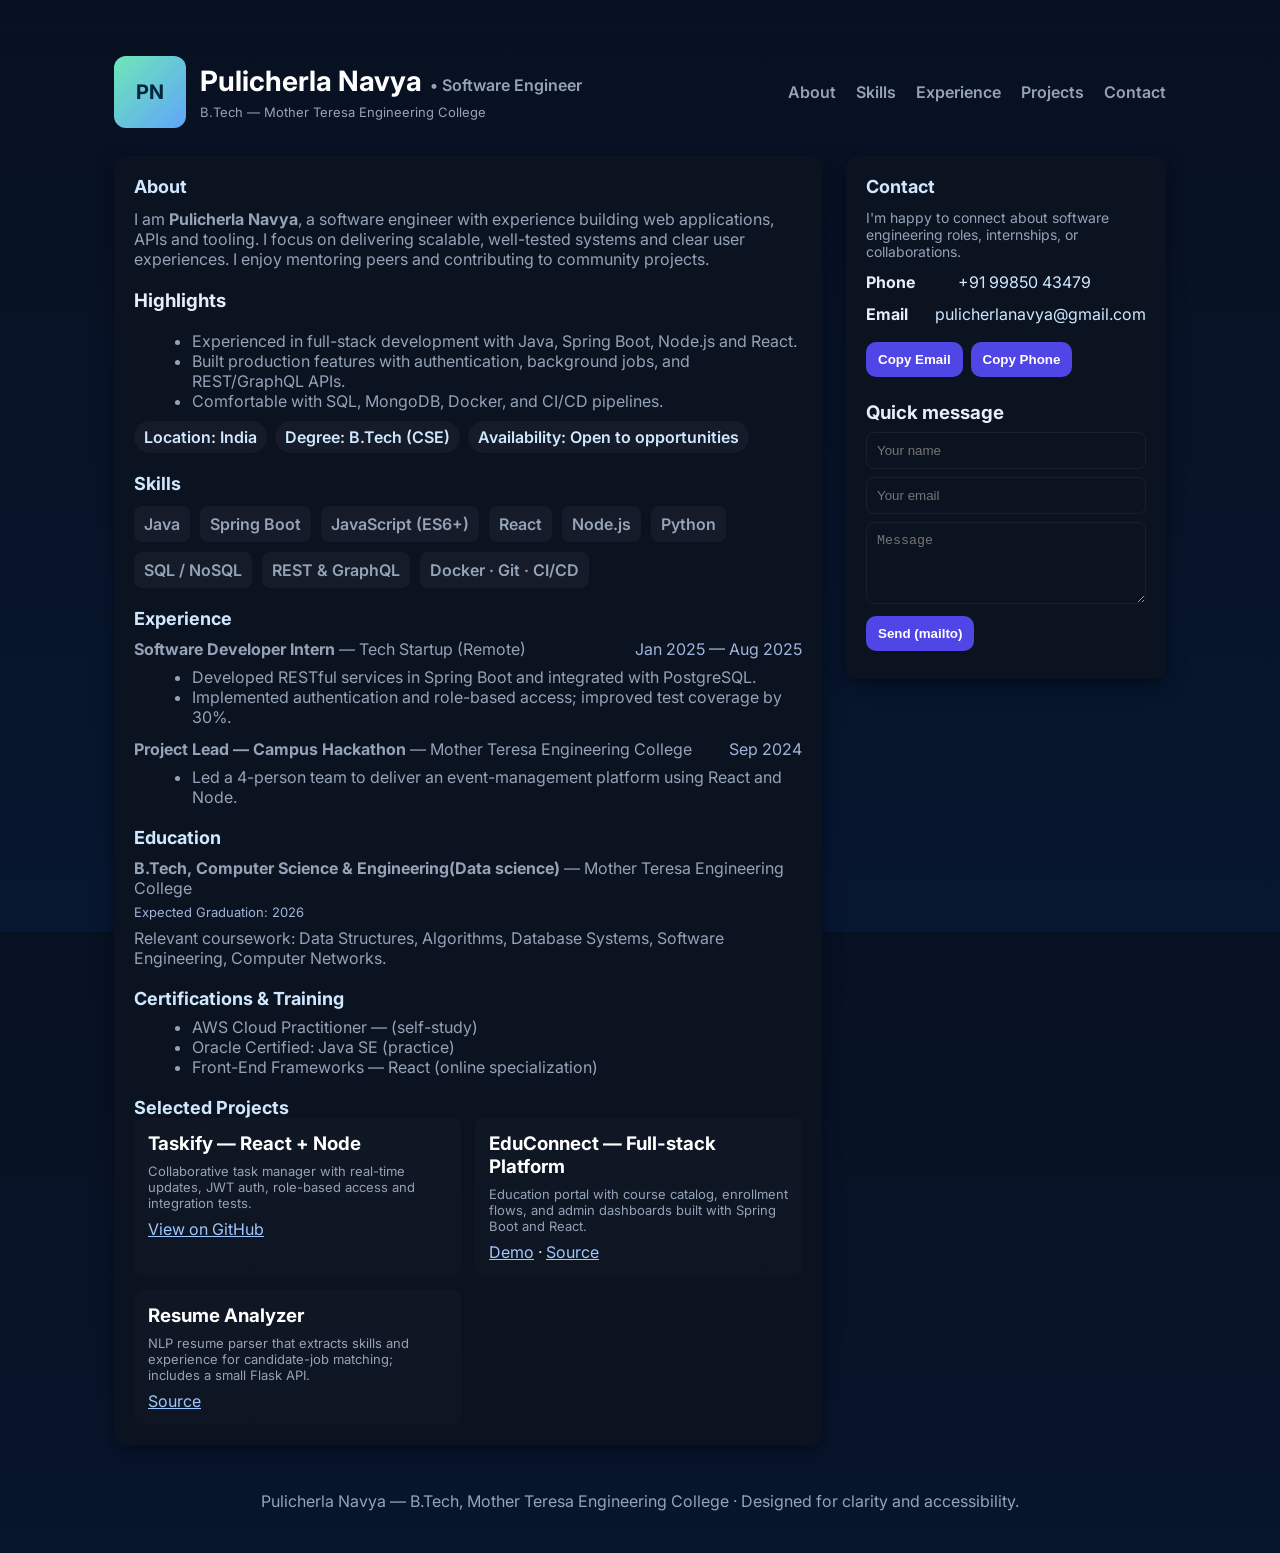
<file: index.html>
<!DOCTYPE html>
<html lang="en">
<head>
    <meta charset="utf-8" />
    <meta name="viewport" content="width=device-width,initial-scale=1" />
    <title>Pulicherla Navya — Software Engineer</title>
    <meta name="description" content="Pulicherla Navya — Software Engineer. Full-stack web developer skilled in Java, JavaScript, React, Node.js. Open to opportunities." />
    <meta property="og:title" content="Pulicherla Navya — Software Engineer" />
    <meta property="og:description" content="Full-stack web developer skilled in Java, JavaScript, React, Node.js. Open to opportunities." />
    <meta property="og:type" content="website" />
    <link href="https://fonts.googleapis.com/css2?family=Inter:wght@300;400;600;700&display=swap" rel="stylesheet">
    <script type="application/ld+json">
    {"@context":"http://schema.org","@type":"Person","name":"Pulicherla Navya","jobTitle":"Software Engineer","email":"pulicherlanavya@gmail.com","telephone":"+919985043479","alumniOf":"Mother Teresa Engineering College"}
    </script>
    <style>
        :root{--bg:#0f1724;--card:#0b1220;--accent:#4f46e5;--muted:#94a3b8;--glass:rgba(255,255,255,0.04)}
        *{box-sizing:border-box}
        html,body{height:100%;margin:0;font-family:Inter,system-ui,-apple-system,Segoe UI,Roboto,'Helvetica Neue',Arial;color:#e6eef8;background:linear-gradient(180deg,#071121 0%,#071730 100%)}
        .container{max-width:1100px;margin:32px auto;padding:24px}
        header{display:flex;align-items:center;justify-content:space-between;gap:16px}
        .brand{display:flex;align-items:center;gap:14px}
        .avatar{width:72px;height:72px;border-radius:12px;background:linear-gradient(135deg,#6ee7b7,#60a5fa);display:flex;align-items:center;justify-content:center;color:#04263b;font-weight:700;font-size:20px}
        nav a{color:var(--muted);text-decoration:none;margin-left:16px;font-weight:600}
        .hero{display:grid;grid-template-columns:1fr 320px;gap:24px;margin-top:28px;align-items:start}
        .card{background:var(--card);padding:20px;border-radius:12px;box-shadow:0 6px 18px rgba(2,6,23,0.6)}
        h1{margin:0;font-size:28px;color:#fff}
        h2{margin:0;font-size:18px;color:#cfe8ff}
        p.lead{color:var(--muted);margin-top:12px}
        .info-list{display:flex;flex-wrap:wrap;gap:8px;margin-top:10px}
        .chip{background:var(--glass);padding:6px 10px;border-radius:999px;color:#cfe8ff;font-weight:600}
        .skills{display:flex;flex-wrap:wrap;gap:10px;margin-top:12px}
        .skill{background:rgba(255,255,255,0.04);padding:8px 10px;border-radius:8px;color:var(--muted);font-weight:600}
        .right .contact-card{display:flex;flex-direction:column;gap:12px}
        .contact-item{display:flex;align-items:center;gap:12px}
        .btn{background:var(--accent);color:white;padding:10px 12px;border-radius:10px;border:none;font-weight:700;cursor:pointer}
        section{margin-top:20px}
        .projects{display:grid;grid-template-columns:repeat(auto-fit,minmax(240px,1fr));gap:14px}
        .project{padding:14px;background:linear-gradient(180deg,rgba(255,255,255,0.02),rgba(255,255,255,0.01));border-radius:10px}
        .project h3{margin:0 0 8px 0;color:#fff}
        footer{margin-top:28px;padding:18px;text-align:center;color:var(--muted)}
        form input,form textarea{width:100%;padding:10px;border-radius:8px;border:1px solid rgba(255,255,255,0.06);background:transparent;color:#dbeafe}
        @media(max-width:880px){.hero{grid-template-columns:1fr}.avatar{width:64px;height:64px}}
    </style>
</head>
<body>
    <div class="container">
        <header>
            <div class="brand">
                <div class="avatar">PN</div>
                <div>
                    <div style="display:flex;gap:8px;align-items:baseline"><h1>Pulicherla Navya</h1><span style="color:var(--muted);font-weight:600">• Software Engineer</span></div>
                    <div style="color:var(--muted);font-size:13px;margin-top:6px">B.Tech — Mother Teresa Engineering College</div>
                </div>
            </div>
            <nav aria-label="Main navigation">
                <a href="#about">About</a>
                <a href="#skills">Skills</a>
                <a href="#experience">Experience</a>
                <a href="#projects">Projects</a>
                <a href="#contact">Contact</a>
            </nav>
        </header>

        <div class="hero">
            <div class="card">
                <h2 id="about">About</h2>
                <p class="lead">I am <strong>Pulicherla Navya</strong>, a software engineer with experience building web applications, APIs and tooling. I focus on delivering scalable, well-tested systems and clear user experiences. I enjoy mentoring peers and contributing to community projects.</p>

                <section aria-labelledby="highlights">
                    <h3 id="highlights" style="margin-top:14px">Highlights</h3>
                    <ul style="color:var(--muted);margin:8px 0 0 18px">
                        <li>Experienced in full-stack development with Java, Spring Boot, Node.js and React.</li>
                        <li>Built production features with authentication, background jobs, and REST/GraphQL APIs.</li>
                        <li>Comfortable with SQL, MongoDB, Docker, and CI/CD pipelines.</li>
                    </ul>
                </section>

                <div class="info-list">
                    <div class="chip">Location: India</div>
                    <div class="chip">Degree: B.Tech (CSE)</div>
                    <div class="chip">Availability: Open to opportunities</div>
                </div>

                <section id="skills">
                    <h2>Skills</h2>
                    <div class="skills">
                        <div class="skill">Java</div>
                        <div class="skill">Spring Boot</div>
                        <div class="skill">JavaScript (ES6+)</div>
                        <div class="skill">React</div>
                        <div class="skill">Node.js</div>
                        <div class="skill">Python</div>
                        <div class="skill">SQL / NoSQL</div>
                        <div class="skill">REST & GraphQL</div>
                        <div class="skill">Docker · Git · CI/CD</div>
                    </div>
                </section>

                <section id="experience">
                    <h2>Experience</h2>
                    <div style="margin-top:10px;color:var(--muted)">
                        <strong>Software Developer Intern</strong> — Tech Startup (Remote) <span style="float:right;color:#9fb4da">Jan 2025 — Aug 2025</span>
                        <ul style="margin:8px 0 12px 18px">
                            <li>Developed RESTful services in Spring Boot and integrated with PostgreSQL.</li>
                            <li>Implemented authentication and role-based access; improved test coverage by 30%.</li>
                        </ul>

                        <strong>Project Lead — Campus Hackathon</strong> — Mother Teresa Engineering College <span style="float:right;color:#9fb4da">Sep 2024</span>
                        <ul style="margin:8px 0 0 18px">
                            <li>Led a 4-person team to deliver an event-management platform using React and Node.</li>
                        </ul>
                    </div>
                </section>

                <section id="education">
                    <h2>Education</h2>
                    <div style="margin-top:10px;color:var(--muted)">
                        <strong>B.Tech, Computer Science & Engineering(Data science)</strong> — Mother Teresa Engineering College
                        <div style="font-size:13px;color:#9fb4da;margin-top:6px">Expected Graduation: 2026</div>
                        <div style="margin-top:8px">Relevant coursework: Data Structures, Algorithms, Database Systems, Software Engineering, Computer Networks.</div>
                    </div>
                </section>

                <section id="certifications">
                    <h2>Certifications & Training</h2>
                    <ul style="color:var(--muted);margin:8px 0 0 18px">
                        <li>AWS Cloud Practitioner — (self-study)</li>
                        <li>Oracle Certified: Java SE (practice)</li>
                        <li>Front-End Frameworks — React (online specialization)</li>
                    </ul>
                </section>

                <section id="projects">
                    <h2>Selected Projects</h2>
                    <div class="projects">
                        <article class="project">
                            <h3>Taskify — React + Node</h3>
                            <div style="color:var(--muted);font-size:13px">Collaborative task manager with real-time updates, JWT auth, role-based access and integration tests.</div>
                            <div style="margin-top:8px"><a href="https://github.com/pulicherlanavya/taskify" style="color:#9fc7ff">View on GitHub</a></div>
                        </article>
                        <article class="project">
                            <h3>EduConnect — Full-stack Platform</h3>
                            <div style="color:var(--muted);font-size:13px">Education portal with course catalog, enrollment flows, and admin dashboards built with Spring Boot and React.</div>
                            <div style="margin-top:8px"><a href="#" style="color:#9fc7ff">Demo</a> · <a href="#" style="color:#9fc7ff">Source</a></div>
                        </article>
                        <article class="project">
                            <h3>Resume Analyzer</h3>
                            <div style="color:var(--muted);font-size:13px">NLP resume parser that extracts skills and experience for candidate-job matching; includes a small Flask API.</div>
                            <div style="margin-top:8px"><a href="#" style="color:#9fc7ff">Source</a></div>
                        </article>
                    </div>
                </section>
            </div>

            <aside class="card right">
                <div class="contact-card">
                    <h2>Contact</h2>
                    <div style="color:var(--muted);font-size:14px">I'm happy to connect about software engineering roles, internships, or collaborations.</div>

                    <div class="contact-item"><strong style="width:80px;display:inline-block">Phone</strong><a href="tel:+919985043479" style="color:#cfe8ff;text-decoration:none">+91 99850 43479</a></div>
                    <div class="contact-item"><strong style="width:80px;display:inline-block">Email</strong><a href="mailto:pulicherlanavya@gmail.com" style="color:#cfe8ff;text-decoration:none">pulicherlanavya@gmail.com</a></div>

                    <div style="display:flex;gap:8px;margin-top:6px">
                        <button class="btn" id="copyEmail">Copy Email</button>
                        <button class="btn" id="copyPhone">Copy Phone</button>
                    </div>

                    <div style="margin-top:12px">
                        <h3 style="margin:0 0 8px 0">Quick message</h3>
                        <form id="contactForm">
                            <input id="name" placeholder="Your name" required />
                            <input id="email" placeholder="Your email" type="email" required style="margin-top:8px" />
                            <textarea id="message" placeholder="Message" rows="4" style="margin-top:8px"></textarea>
                            <button type="submit" class="btn" style="margin-top:8px">Send (mailto)</button>
                        </form>
                        <div id="formMsg" style="color:var(--muted);margin-top:8px;font-size:13px"></div>
                    </div>
                </div>
            </aside>
        </div>

        <footer>
            <div style="color:var(--muted)">Pulicherla Navya — B.Tech, Mother Teresa Engineering College · Designed for clarity and accessibility.</div>
        </footer>
    </div>

    <script>
        document.getElementById('copyEmail').addEventListener('click',async()=>{
            await navigator.clipboard.writeText('pulicherlanavya@gmail.com');
            alert('Email copied to clipboard');
        });
        document.getElementById('copyPhone').addEventListener('click',async()=>{
            await navigator.clipboard.writeText('+919985043479');
            alert('Phone copied to clipboard');
        });

        document.getElementById('contactForm').addEventListener('submit',function(e){
            e.preventDefault();
            const name=document.getElementById('name').value||'';
            const email=document.getElementById('email').value||'pulicherlanavya@gmail.com';
            const message=document.getElementById('message').value||'';
            const subject=encodeURIComponent('Portfolio message from '+name);
            const body=encodeURIComponent('Name: '+name+'\nEmail: '+email+'\n\n'+message);
            window.location.href = `mailto:pulicherlanavya@gmail.com?subject=${subject}&body=${body}`;
            document.getElementById('formMsg').textContent='Opening your mail client to send the message.';
        });
    </script>
</body>
</html>
</file>
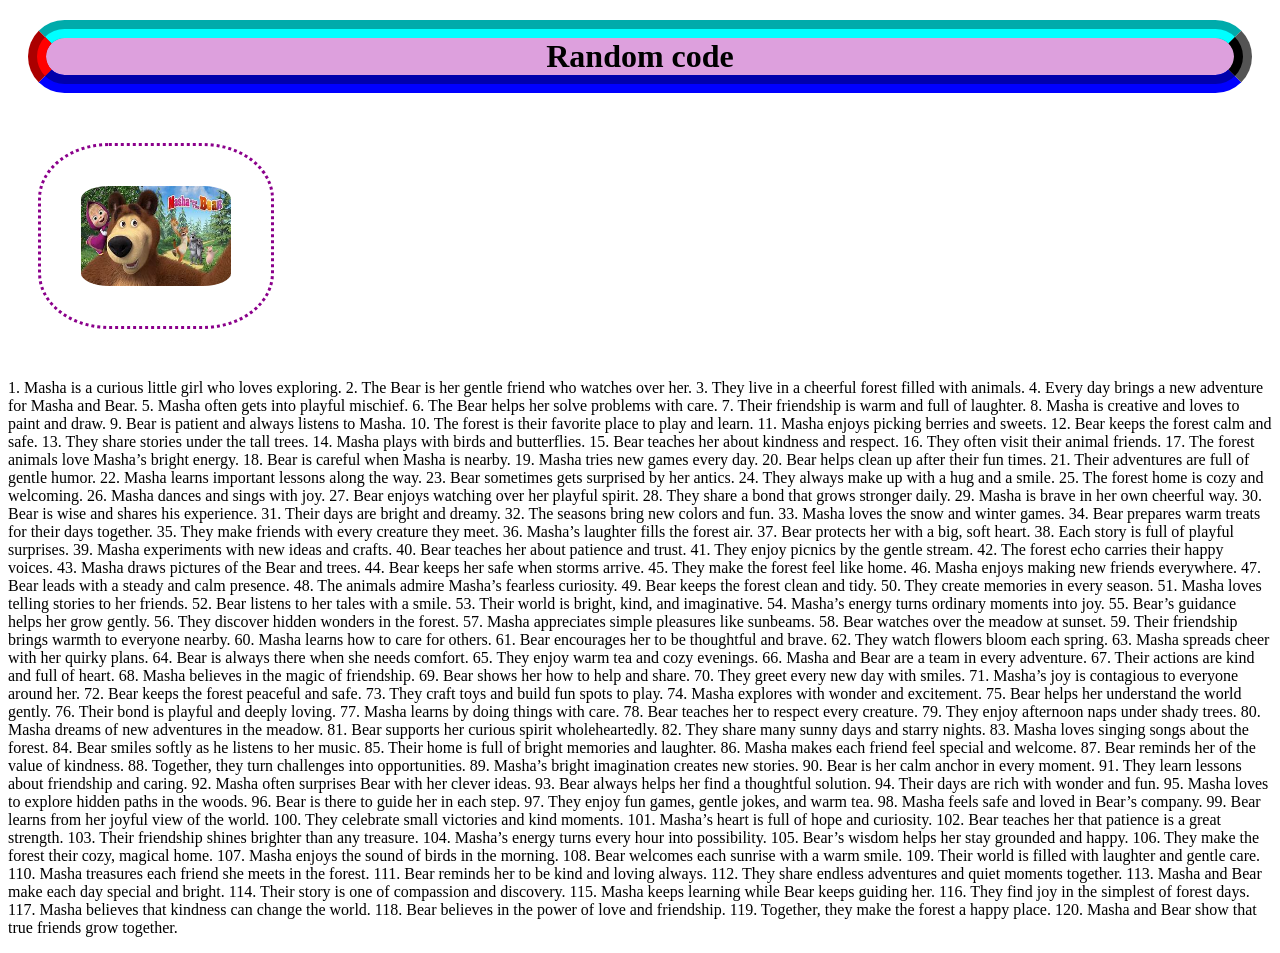
<file: alligng.html>
<!DOCTYPE html>
<html lang="en">
<head>
    <meta charset="UTF-8">
    <meta name="viewport" content="width=device-width, initial-scale=1.0">
    <title>Allign</title>
    <link rel="stylesheet" href="style1.css">
</head>
<body>
    <h1>Random code</h1>
    <img src="masha and the bear.jpeg" alt="masha" type="jpeg"></img>
    <p>1. Masha is a curious little girl who loves exploring.
2. The Bear is her gentle friend who watches over her.
3. They live in a cheerful forest filled with animals.
4. Every day brings a new adventure for Masha and Bear.
5. Masha often gets into playful mischief.
6. The Bear helps her solve problems with care.
7. Their friendship is warm and full of laughter.
8. Masha is creative and loves to paint and draw.
9. Bear is patient and always listens to Masha.
10. The forest is their favorite place to play and learn.
11. Masha enjoys picking berries and sweets.
12. Bear keeps the forest calm and safe.
13. They share stories under the tall trees.
14. Masha plays with birds and butterflies.
15. Bear teaches her about kindness and respect.
16. They often visit their animal friends.
17. The forest animals love Masha’s bright energy.
18. Bear is careful when Masha is nearby.
19. Masha tries new games every day.
20. Bear helps clean up after their fun times.
21. Their adventures are full of gentle humor.
22. Masha learns important lessons along the way.
23. Bear sometimes gets surprised by her antics.
24. They always make up with a hug and a smile.
25. The forest home is cozy and welcoming.
26. Masha dances and sings with joy.
27. Bear enjoys watching over her playful spirit.
28. They share a bond that grows stronger daily.
29. Masha is brave in her own cheerful way.
30. Bear is wise and shares his experience.
31. Their days are bright and dreamy.
32. The seasons bring new colors and fun.
33. Masha loves the snow and winter games.
34. Bear prepares warm treats for their days together.
35. They make friends with every creature they meet.
36. Masha’s laughter fills the forest air.
37. Bear protects her with a big, soft heart.
38. Each story is full of playful surprises.
39. Masha experiments with new ideas and crafts.
40. Bear teaches her about patience and trust.
41. They enjoy picnics by the gentle stream.
42. The forest echo carries their happy voices.
43. Masha draws pictures of the Bear and trees.
44. Bear keeps her safe when storms arrive.
45. They make the forest feel like home.
46. Masha enjoys making new friends everywhere.
47. Bear leads with a steady and calm presence.
48. The animals admire Masha’s fearless curiosity.
49. Bear keeps the forest clean and tidy.
50. They create memories in every season.
51. Masha loves telling stories to her friends.
52. Bear listens to her tales with a smile.
53. Their world is bright, kind, and imaginative.
54. Masha’s energy turns ordinary moments into joy.
55. Bear’s guidance helps her grow gently.
56. They discover hidden wonders in the forest.
57. Masha appreciates simple pleasures like sunbeams.
58. Bear watches over the meadow at sunset.
59. Their friendship brings warmth to everyone nearby.
60. Masha learns how to care for others.
61. Bear encourages her to be thoughtful and brave.
62. They watch flowers bloom each spring.
63. Masha spreads cheer with her quirky plans.
64. Bear is always there when she needs comfort.
65. They enjoy warm tea and cozy evenings.
66. Masha and Bear are a team in every adventure.
67. Their actions are kind and full of heart.
68. Masha believes in the magic of friendship.
69. Bear shows her how to help and share.
70. They greet every new day with smiles.
71. Masha’s joy is contagious to everyone around her.
72. Bear keeps the forest peaceful and safe.
73. They craft toys and build fun spots to play.
74. Masha explores with wonder and excitement.
75. Bear helps her understand the world gently.
76. Their bond is playful and deeply loving.
77. Masha learns by doing things with care.
78. Bear teaches her to respect every creature.
79. They enjoy afternoon naps under shady trees.
80. Masha dreams of new adventures in the meadow.
81. Bear supports her curious spirit wholeheartedly.
82. They share many sunny days and starry nights.
83. Masha loves singing songs about the forest.
84. Bear smiles softly as he listens to her music.
85. Their home is full of bright memories and laughter.
86. Masha makes each friend feel special and welcome.
87. Bear reminds her of the value of kindness.
88. Together, they turn challenges into opportunities.
89. Masha’s bright imagination creates new stories.
90. Bear is her calm anchor in every moment.
91. They learn lessons about friendship and caring.
92. Masha often surprises Bear with her clever ideas.
93. Bear always helps her find a thoughtful solution.
94. Their days are rich with wonder and fun.
95. Masha loves to explore hidden paths in the woods.
96. Bear is there to guide her in each step.
97. They enjoy fun games, gentle jokes, and warm tea.
98. Masha feels safe and loved in Bear’s company.
99. Bear learns from her joyful view of the world.
100. They celebrate small victories and kind moments.
101. Masha’s heart is full of hope and curiosity.
102. Bear teaches her that patience is a great strength.
103. Their friendship shines brighter than any treasure.
104. Masha’s energy turns every hour into possibility.
105. Bear’s wisdom helps her stay grounded and happy.
106. They make the forest their cozy, magical home.
107. Masha enjoys the sound of birds in the morning.
108. Bear welcomes each sunrise with a warm smile.
109. Their world is filled with laughter and gentle care.
110. Masha treasures each friend she meets in the forest.
111. Bear reminds her to be kind and loving always.
112. They share endless adventures and quiet moments together.
113. Masha and Bear make each day special and bright.
114. Their story is one of compassion and discovery.
115. Masha keeps learning while Bear keeps guiding her.
116. They find joy in the simplest of forest days.
117. Masha believes that kindness can change the world.
118. Bear believes in the power of love and friendship.
119. Together, they make the forest a happy place.
120. Masha and Bear show that true friends grow together.</p>
</body>
</html>
</file>
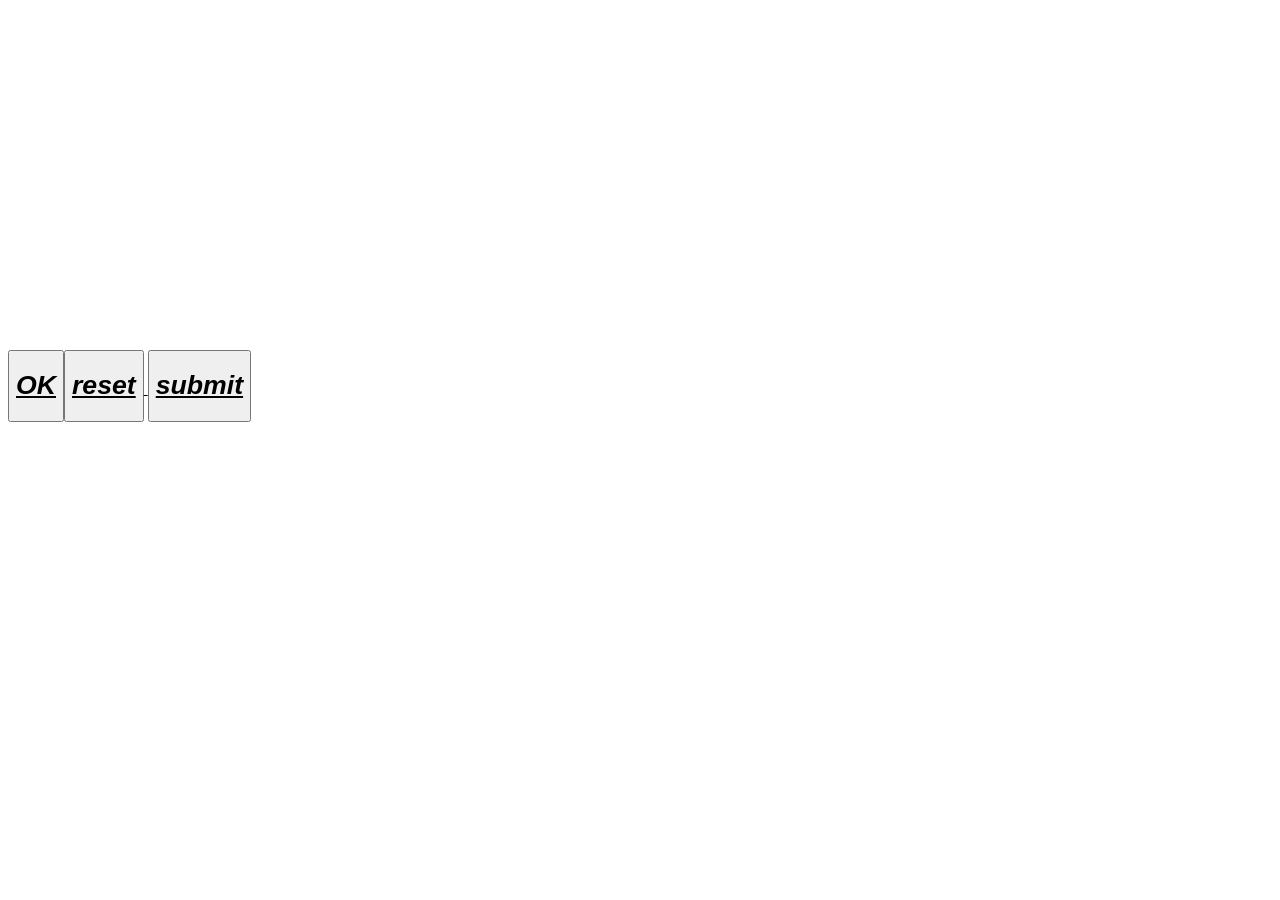
<file: blank.html>
<!DOCTYPE html>
<html lang="en">
<head>
    <meta charset="UTF-8">
    <meta name="viewport" content="width=device-width, initial-scale=1.0">
    <title>Document</title>
    <link rel="stylesheet" href="gradient.css">
</head>
<body>
    <b><button><u><i>
        <h1>OK</h1>
        <b><button><u><i><h1>reset</h1></i></u></button></b>
       <b><button><u><i><h1>submit</h1></i></u></button></b>
    </i></u></button></b>
    </ul>
</body>
</html>
</file>
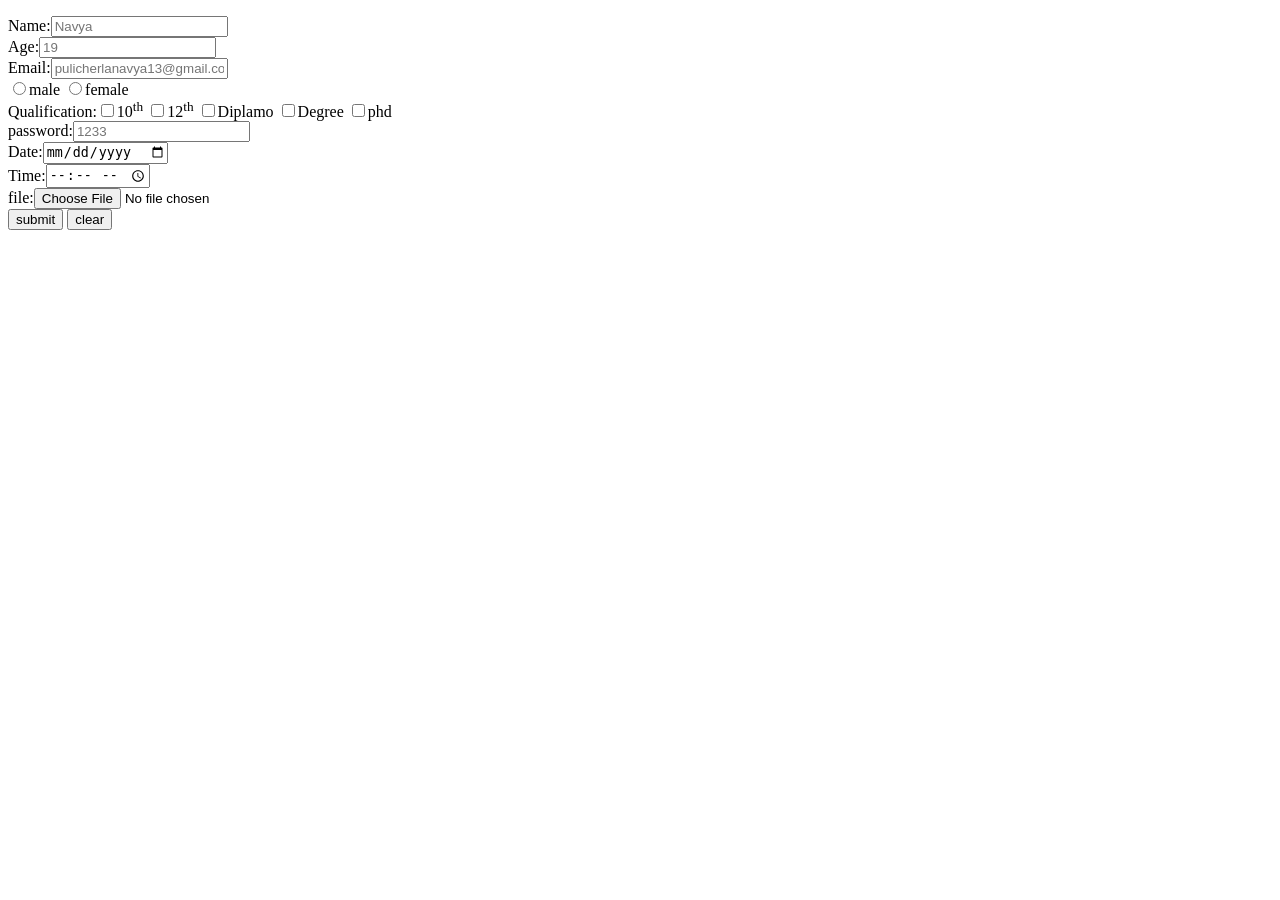
<file: form.html>
<!DOCTYPE html>
<html lang="en">
<head>
    <meta charset="UTF-8">
    <meta name="viewport" content="width=device-width, initial-scale=1.0">
    <title>Form</title>
</head>
<body>
  <form>
    <p>
        Name:<input type="text"placeholder="Navya"><br>
        Age:<input type="number"placeholder="19"><br>
        Email:<input type="email" placeholder="pulicherlanavya13@gmail.com"><br>
        <input type="radio" name="gender" id="1">male
        <input type="radio" name="gender" id="2">female<br>
        Qualification:<input type="checkbox" name="Qualification" id="1">10<sup>th</sup>
        <input type="checkbox"Qualification"  id="2">12<sup>th</sup>
        <input type="checkbox"Qualification" id="3">Diplamo
        <input type="checkbox" name="Qualification" id="4">Degree
        <input type="checkbox"Qualification" id="5">phd<br>
        password:<input type="password" placeholder="1233"><br>
        Date:<input type="date"><br>
        Time:<input type="time"><br>
        file:<input type="file">
        <br>
        <button type="submit">submit</button> <button type="reset">clear</button>
    </p>
  </form>  
</body>
</html>
</file>
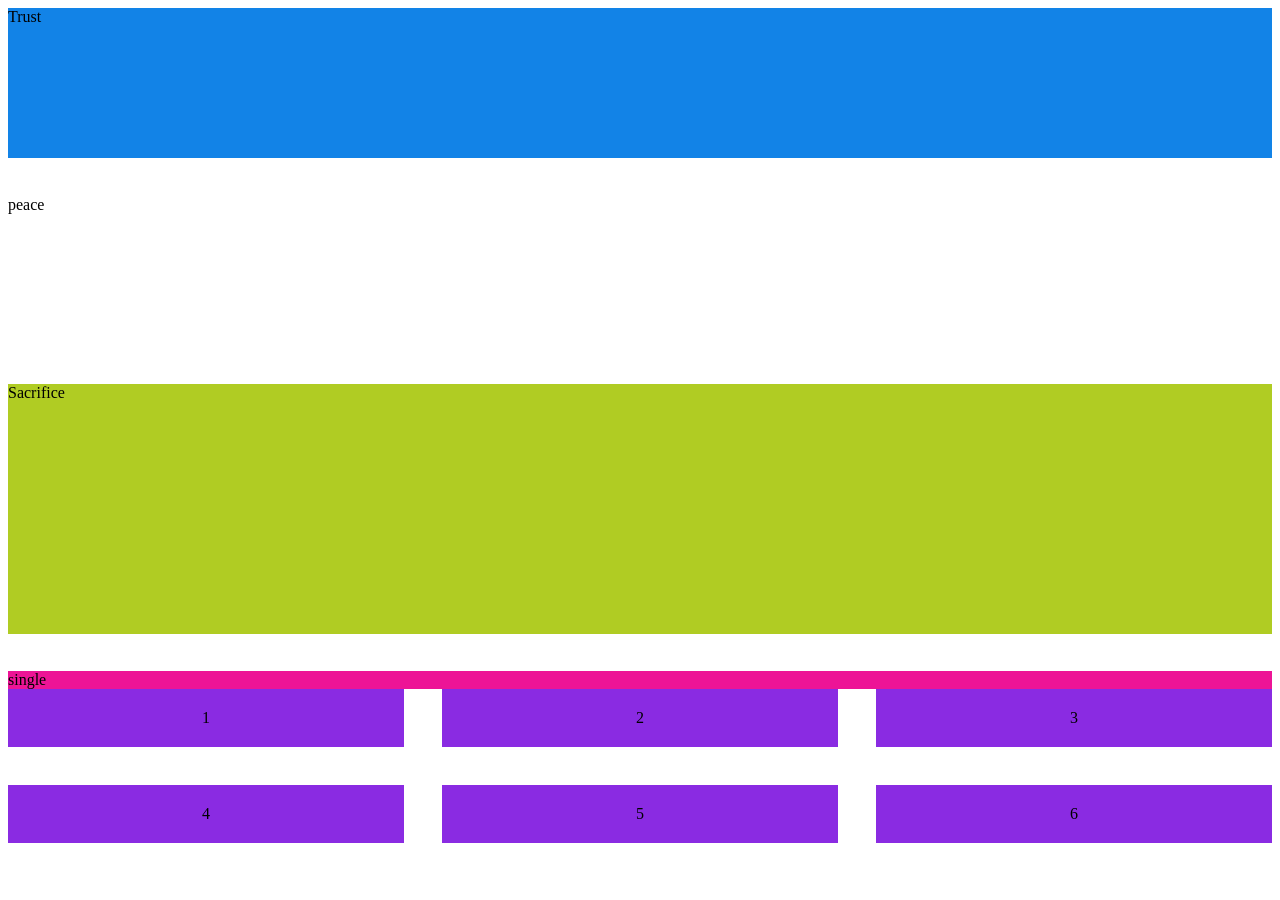
<file: grid.html>
<!DOCTYPE html>
<html lang="en">
<head>
    <meta charset="UTF-8">
    <meta name="viewport" content="width=device-width, initial-scale=1.0">
    <title>Document</title>
    <link rel="stylesheet" href="grid.css">
</head>
<body>
    <div class="Friends">
    <header>Trust</header>
    <aside>peace</aside>
    <main>Sacrifice</main>
    <footer>single</footer>

</div>
    <div class="grid">
        <div class="d1">1</div>
        <div class="d1">2</div>
        <div class="d1">3</div> 
        <div class="d1">4</div>
        <div class="d1">5</div>
        <div class="d1">6</div>
    </div>
</body>
</html>
</file>
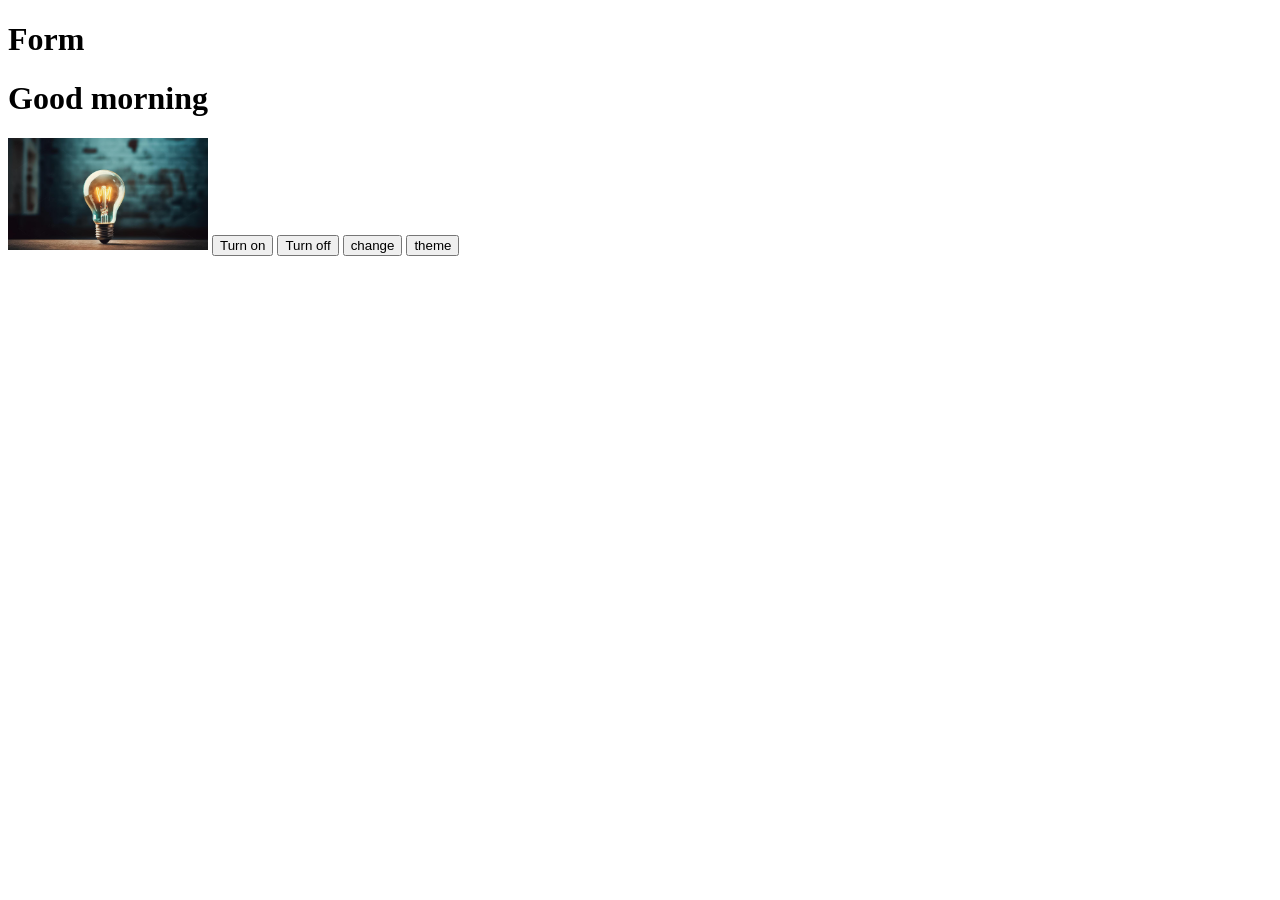
<file: input.html>
<!DOCTYPE html>
<html lang="en">
<head>
    <meta charset="UTF-8">
    <meta name="viewport" content="width=device-width, initial-scale=1.0">
    <title>Document</title>
    <script src="input.js"></script>
</head>
<body id="cap">
    <h1 id="Data">Form</h1>
    <div>
        <form action="add">


        </form>
        <h1 id="greet">Good morning</h1>
        <img id="on" src="light _on.jpeg" alt="on" type="jpeg" width="200px">
        <button onclick="turn_on()">Turn on</button>
        <button onclick="turn_off()">Turn off</button>
        <button onclick="greet_afternoon()">change</button>
        <button onclick="change_color()">theme</button>
    </div>
</body>
</html>
</file>
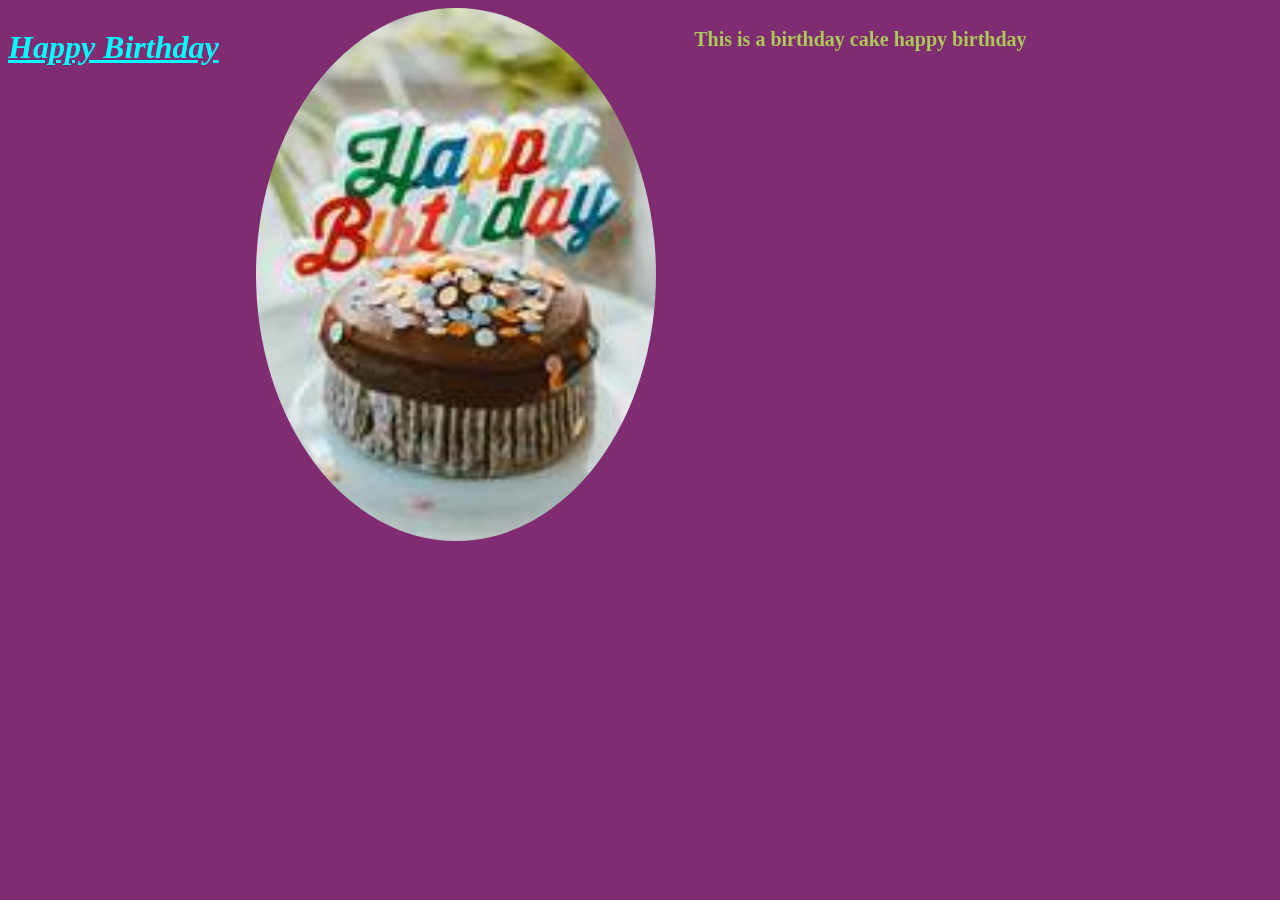
<file: manipulation.html>
<!DOCTYPE html>
<html lang="en">
<head>
    <meta charset="UTF-8">
    <meta name="viewport" content="width=device-width, initial-scale=1.0">
    <title>Docment</title>
    <link rel="stylesheet" href="manipulation.css">
    <script src="manipulation.js"></script>
</head>
<body>
    
    <div id="content">
        <h1 id="wish"><u><i>Happy Birthday</i></u></h1>
    
        <img src="cake.jpeg" alt="cake" type="jpeg">
        <div>
            <p class="wishes">
                <b>This is a birthday cake happy birthday</b>
            </p>
        </div>
    </div>
</body>
</html>
</file>
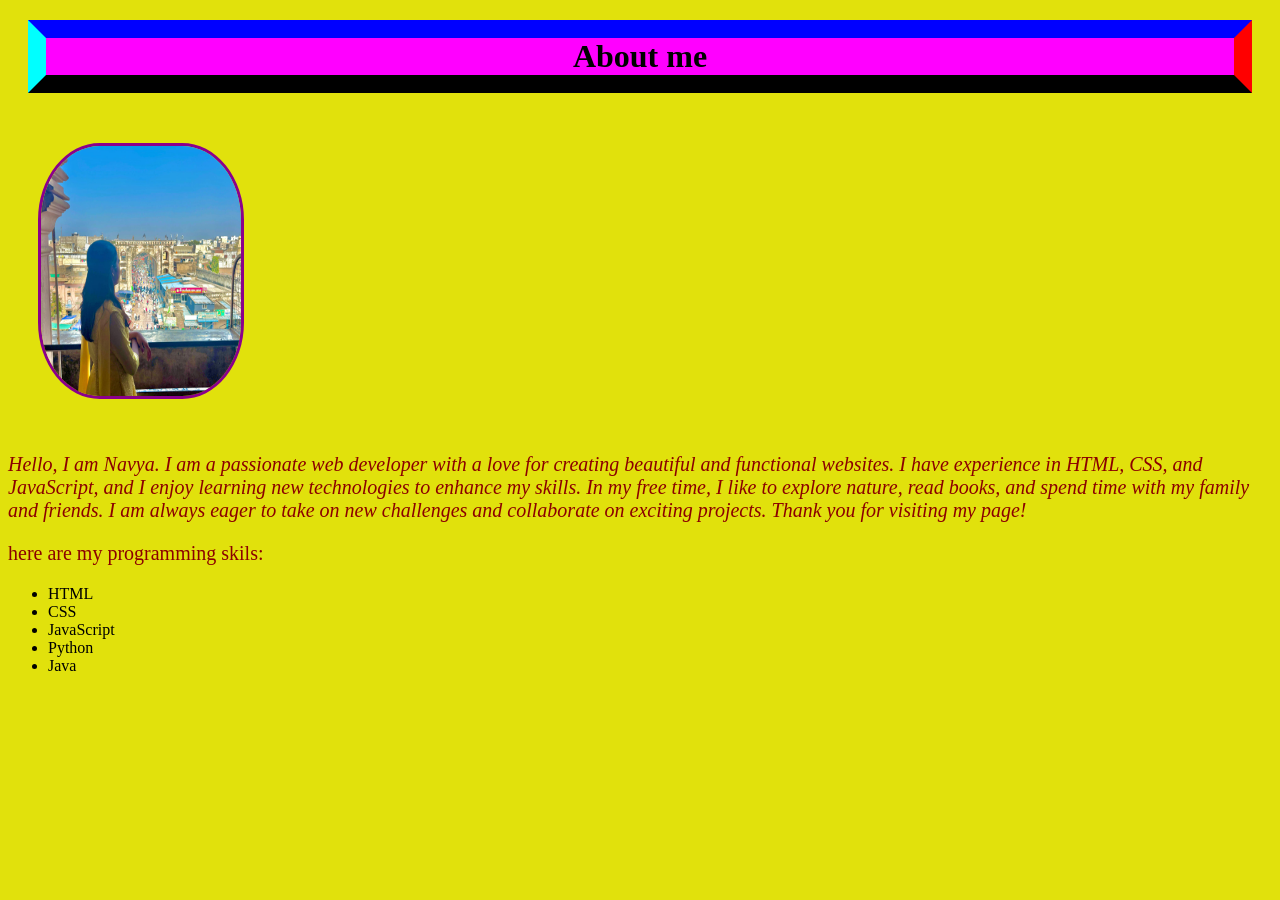
<file: me.html>
<!DOCTYPE html>
<html lang="en">
<head>
    <meta charset="UTF-8">
    <meta name="viewport" content="width=device-width, initial-scale=1.0">
    <title>Navya</title>
    <link rel="stylesheet" href="style2.css">
</head>
<body>
    <h1>About me</h1>
    <img src="me.jpeg" alt="Navya" type="jpeg">
    <p><i>Hello, I am Navya. I am a passionate web developer with a love for creating beautiful and functional websites. I have experience in HTML, CSS, and JavaScript, and I enjoy learning new technologies to enhance my skills. In my free time, I like to explore nature, read books, and spend time with my family and friends. I am always eager to take on new challenges and collaborate on exciting projects. Thank you for visiting my page!</i></p>
    <P id="id1">here are my programming skils:
        <ul>
            <li>HTML</li>
            <li>CSS</li>
            <li>JavaScript</li>
            <li>Python</li>
            <li>Java</li>
        </ul>
    </P>

</body>
</html>
</file>
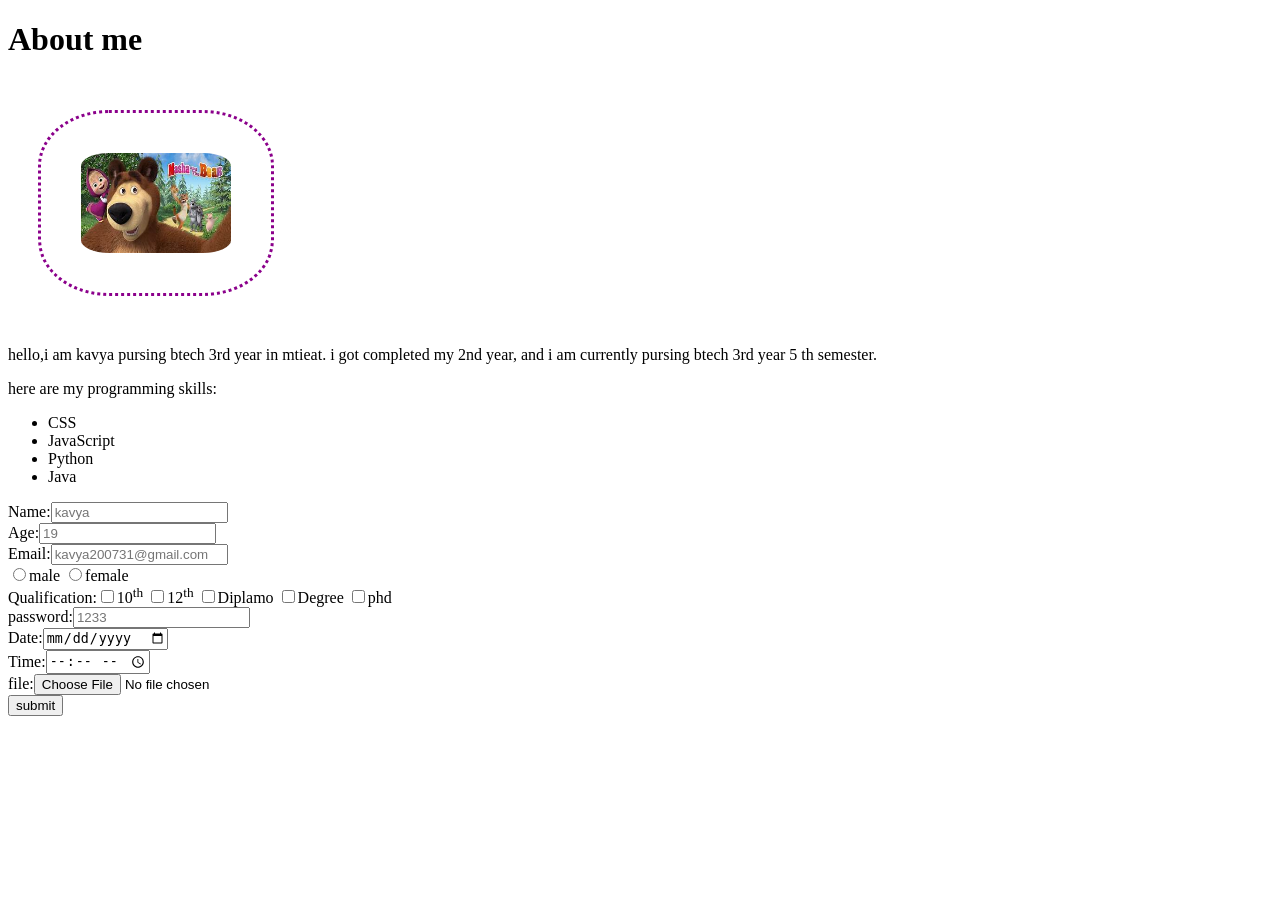
<file: me2.html>
<!DOCTYPE html>
<html lang="en">
<head>
    <meta charset="UTF-8">
    <meta name="viewport" content="width=device-width, initial-scale=1.0">
    <title>kavya</title>
    <link rel="stylesheet" href="style3.css"
</head>
<body>
    <h1>About me</h1>
<img src="masha and the bear.jpeg"alt=kavya type="jpeg">
<p>hello,i am kavya  pursing btech 3rd year in mtieat. i got completed my 2nd year, and i am currently pursing btech 3rd year 5 th semester.</p>
</body><p  id="id1">here are my programming skills:</p>
  <ul>
            <li>CSS</li>
            <li>JavaScript</li>
            <li>Python</li>
            <li>Java</li>
  </ul>
  <p>
    Name:<input type="text"placeholder="kavya"><br>
        Age:<input type="number"placeholder="19"><br>
        Email:<input type="email" placeholder="kavya200731@gmail.com"><br>
        <input type="radio" name="gender" id="1">male
        <input type="radio" name="gender" id="2">female<br>
        Qualification:<input type="checkbox" name="Qualification" id="1">10<sup>th</sup>
        <input type="checkbox"Qualification"  id="2">12<sup>th</sup>
        <input type="checkbox"Qualification" id="3">Diplamo
        <input type="checkbox" name="Qualification" id="4">Degree
        <input type="checkbox"Qualification" id="5">phd<br>
        password:<input type="password" placeholder="1233"><br>
        Date:<input type="date"><br>
        Time:<input type="time"><br>
        file:<input type="file">
        <br>
        <button type="submit">submit</button>
  </p>
</html>
</file>
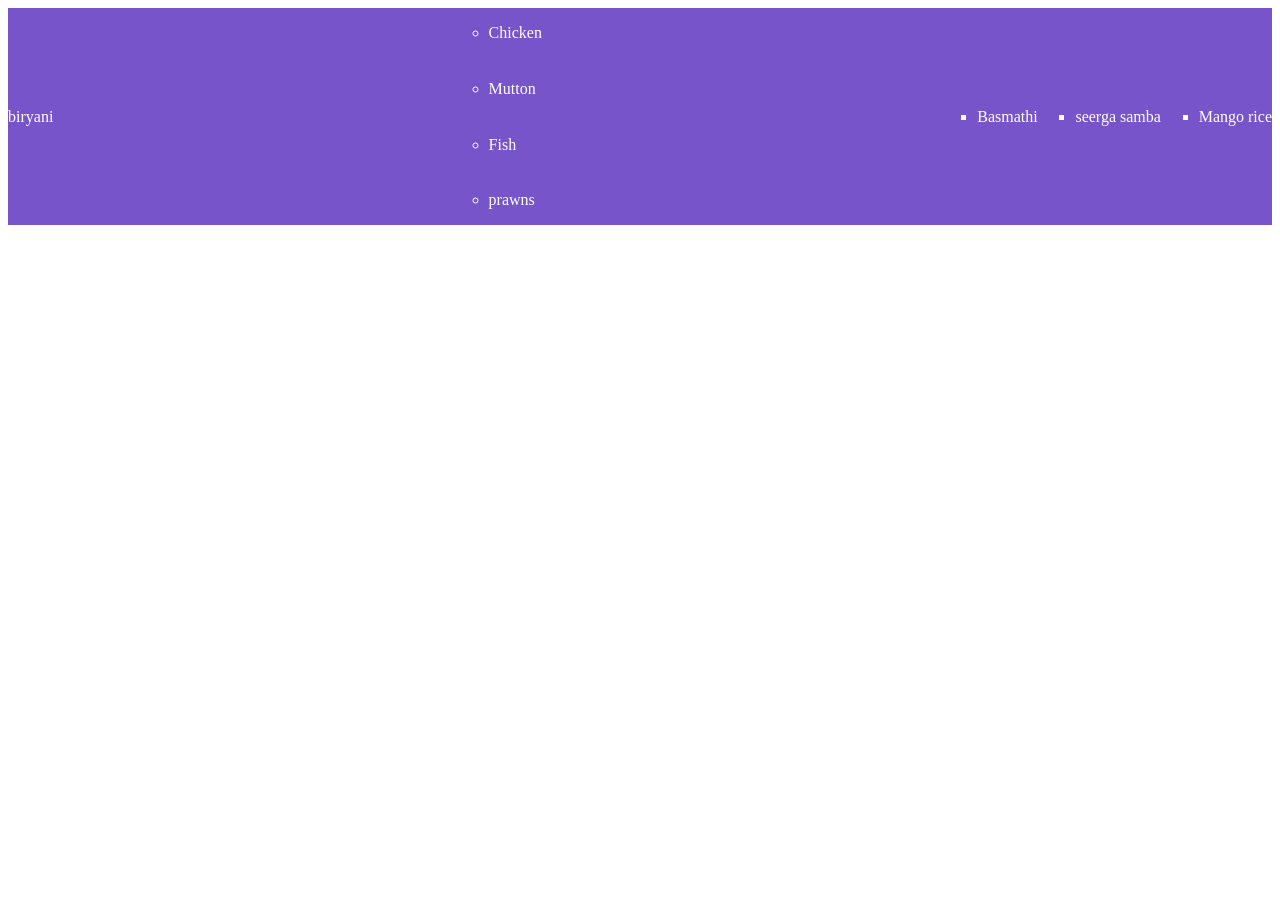
<file: navigation_bar.html>
<!DOCTYPE html>
<html lang="en">
<head>
    <meta charset="UTF-8">
    <meta name="viewport" content="width=device-width, initial-scale=1.0">
    <title>Document</title>
    <link rel="stylesheet" href="flex.css">
</head>
<body>
    <nav>
        <div class="Hyderabad">biryani</div>
            <div>
                <ul class="meat">
                    <li>Chicken</li>
                    <li>Mutton</li>
                    <li>Fish</li>
                    <li>prawns</li>
                </ul>
            </div>
        <ul>
            <li>Basmathi</li>
            <li>seerga samba</li>
            <li>Mango rice</li>
        </ul>
    </nav>
</body>
</html>
</file>
<file: style1.css>
h1{
    margin: 20px;
    background-color: plum;
    border-style:groove;
    border-width:0.5cm;
    border-color:aqua black blue red;
    border-radius:100px;
    text-align: center;
}
img{
    width:150px;
    height:100px;
    border-radius: 30%;
    margin: 30px;
    border-style:dotted;
    border-color: darkmagenta;
    padding:40px;
    position:sticky;
    top: 1cm;
}
</file>
<file: gradient.css>
body{
    height:20cm;
    /**background : linear-gradient(red,orange,yellow,green,blue,indigo,violet);
        background : radial-gradient(red,orange,yellow,green,blue,indigo,violet);
    background : conic-gradient(red,orange,yellow,green,blue,indigo,violet);*/
    display:flex;
    flex-direction:row;
   align-items: center;
    gap: 1cm;
    

}
</file>
<file: grid.css>
.Friends{
    display:grid;
    grid-template-columns: 200px 1fr;
    grid-template-rows: 150px 150px 250px;
    gap: 1cm;

}
header{
    grid-column: 1/3;
    background:rgb(18, 131, 231);
}
main{
    grid-column: 1/3;
    background:rgb(176, 204, 35);
}
footer{
    grid-column: 1/3;
    background:rgb(237, 20, 150);
}
.grid{
   display: grid;
   grid-template-columns: repeat(3, 1fr);
   gap: 1cm;
}
.d1{
    background-color:blueviolet;
    text-align: center;
    padding: 20px;
}
</file>
<file: manipulation.css>
img{
    width:400px;
    border-radius: 50%;
}
body{
    background-color:rgb(128, 44, 114);
}
#content{
    display: flex;
    gap: 1cm;
}
h1{
    text-align: center;
    color:cyan;
    

}
p{
    font-size:20px;
    color:rgb(173, 201, 87);
    
}
</file>
<file: style2.css>
h1{
    margin:20px;
    text-align: center;
    background-color:fuchsia;
    border-style:solid;
    border-color:blue red black aqua;
    border-width:0.5cm;
}
img{
    width:200px;
    height:250px;
    border-radius: 30%;
    margin: 30px;
    border-style:solid;
    border-color: darkmagenta;
    position:static;
}
p{
    font-size: 20px;
    color:darkred;
}
body{
    background-color:rgb(225,225,12);

}
img{
    animation:picture 10s ease-in-out 3s infinie;
}
@keyframes picture{
    0%{
        transform:translate(0cm,0cm);
    }
    25%{
        transform:translate(10cm,0cm);
    }
    50%{
        transform:translate(10cm,10cm);
    }
    75%{
        transform:translate(0cm,10cm);
    }
    100%{
        transform:translate(0cm,0cm);
    }

}
</file>
<file: style3.css>
img{
    width:150px;
    height:100px;
    border-radius: 30%;
    margin: 30px;
    border-style:dotted;
    border-color: darkmagenta;
    padding:40px;
    position:sticky;
    top:1cm;

}
</file>
<file: flex.css>
nav{
    display: flex;
    justify-content: space-between;
    align-items: center;
    background:rgb(120, 84, 203);
    color:white;
}
.meat{
    display: flex;
    flex-direction: column;
    list-style:circle;
}
ul{
    display: flex;
    gap: 1cm;
    list-style:square;
}
</file>
